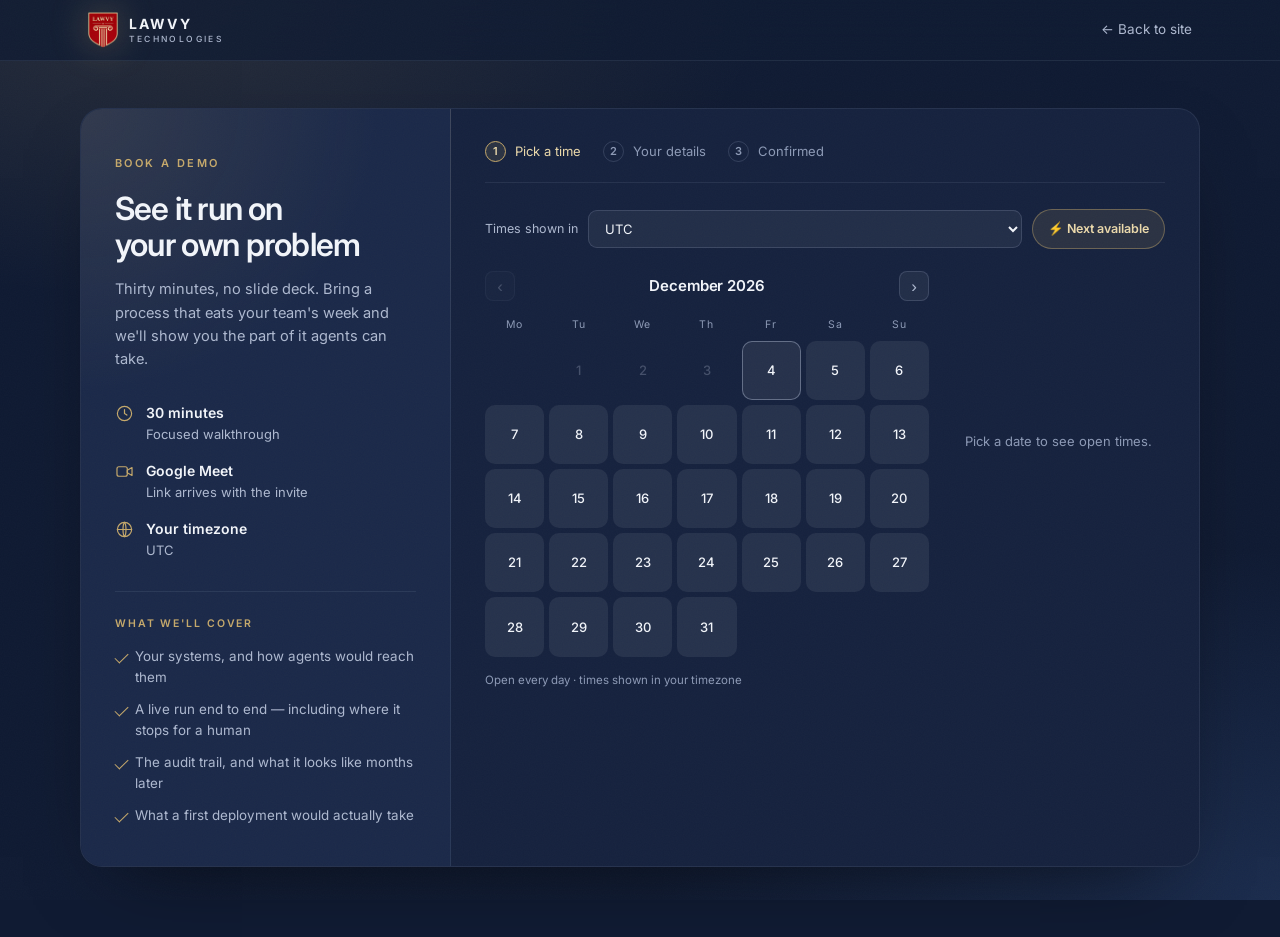
<file: demo.html>
<!doctype html>
<html lang="en">
<head>
  <meta charset="UTF-8" />
  <meta name="viewport" content="width=device-width, initial-scale=1.0" />
  <title>Book a demo — Lawvy Technologies</title>
  <meta name="description" content="Book a 30-minute walkthrough of the Lawvy platform. Pick a time that suits you — the invite lands with a Google Meet link." />
  <meta name="robots" content="noindex" />
  <link rel="icon" type="image/png" href="/logo.png" />
  <link rel="preconnect" href="https://fonts.googleapis.com" />
  <link rel="preconnect" href="https://fonts.gstatic.com" crossorigin />
  <link href="https://fonts.googleapis.com/css2?family=Inter:wght@400;500;600;700&display=swap" rel="stylesheet" />
  <link rel="stylesheet" href="/style.css" />
  <link rel="stylesheet" href="/demo.css" />
</head>
<body class="bk-body">

<div class="grain" aria-hidden="true"></div>

<header class="nav is-stuck" id="nav">
  <a class="nav__brand" href="/">
    <img class="nav__mark" src="/logo.png" alt="Lawvy Technologies" width="263" height="320" />
    <span class="nav__name">LAWVY<span class="nav__name-sub">TECHNOLOGIES</span></span>
  </a>
  <a href="/" class="bk-back">← Back to site</a>
</header>

<main class="bk">
  <div class="bk__shell">

    <!-- ── left: what you're booking ── -->
    <aside class="bk__aside">
      <span class="eyebrow">Book a demo</span>
      <h1 class="bk__title">See it run on<br />your own problem</h1>
      <p class="bk__lede">
        Thirty minutes, no slide deck. Bring a process that eats your team's
        week and we'll show you the part of it agents can take.
      </p>

      <ul class="bk__meta">
        <li>
          <svg viewBox="0 0 24 24" fill="none" stroke="currentColor" stroke-width="1.5" stroke-linecap="round"><circle cx="12" cy="12" r="9"/><path d="M12 7v5l3 2"/></svg>
          <span><b>30 minutes</b>Focused walkthrough</span>
        </li>
        <li>
          <svg viewBox="0 0 24 24" fill="none" stroke="currentColor" stroke-width="1.5" stroke-linecap="round" stroke-linejoin="round"><rect x="2.5" y="6" width="13" height="12" rx="2.5"/><path d="M15.5 10.5 21.5 7v10l-6-3.5Z"/></svg>
          <span><b>Google Meet</b>Link arrives with the invite</span>
        </li>
        <li>
          <svg viewBox="0 0 24 24" fill="none" stroke="currentColor" stroke-width="1.5" stroke-linecap="round" stroke-linejoin="round"><circle cx="12" cy="12" r="9"/><path d="M3 12h18M12 3c2.5 2.7 2.5 15.3 0 18M12 3c-2.5 2.7-2.5 15.3 0 18"/></svg>
          <span><b>Your timezone</b><i id="tzEcho">detecting…</i></span>
        </li>
      </ul>

      <div class="bk__see">
        <span class="bk__seeLbl">What we'll cover</span>
        <ul>
          <li>Your systems, and how agents would reach them</li>
          <li>A live run end to end — including where it stops for a human</li>
          <li>The audit trail, and what it looks like months later</li>
          <li>What a first deployment would actually take</li>
        </ul>
      </div>
    </aside>

    <!-- ── right: the picker ── -->
    <section class="bk__panel">
      <ol class="bk__steps" id="steps">
        <li class="is-on" data-s="1"><b>1</b>Pick a time</li>
        <li data-s="2"><b>2</b>Your details</li>
        <li data-s="3"><b>3</b>Confirmed</li>
      </ol>

      <!-- STEP 1 -->
      <div class="bk__stage" id="stage1">
        <div class="bk__tzrow">
          <label for="tz">Times shown in</label>
          <select id="tz" class="bk__select"></select>
          <button type="button" class="bk__soon" id="soonBtn">⚡ Next available</button>
        </div>

        <div class="bk__cols">
          <div class="cal">
            <div class="cal__head">
              <button type="button" id="prevM" class="cal__nav" aria-label="Previous month">‹</button>
              <strong id="monthLbl">—</strong>
              <button type="button" id="nextM" class="cal__nav" aria-label="Next month">›</button>
            </div>
            <div class="cal__dow" aria-hidden="true">
              <span>Mo</span><span>Tu</span><span>We</span><span>Th</span><span>Fr</span><span>Sa</span><span>Su</span>
            </div>
            <div class="cal__grid" id="calGrid" role="grid" aria-label="Choose a date"></div>
            <p class="cal__note">Open every day · times shown in your timezone</p>
          </div>

          <div class="slots" id="slots">
            <p class="slots__empty">Pick a date to see open times.</p>
          </div>
        </div>
      </div>

      <!-- STEP 2 -->
      <div class="bk__stage" id="stage2" hidden>
        <div class="bk__chosen" id="chosen"></div>
        <form id="bkForm" class="bk__form" novalidate>
          <div class="fld">
            <label for="fName">Full name</label>
            <input id="fName" name="name" type="text" autocomplete="name" required />
          </div>
          <div class="fld">
            <label for="fEmail">Work email</label>
            <input id="fEmail" name="email" type="email" autocomplete="email" required />
          </div>
          <div class="fld">
            <label for="fCo">Company</label>
            <input id="fCo" name="company" type="text" autocomplete="organization" required />
          </div>
          <div class="fld">
            <label for="fUse">What should we look at? <em>optional</em></label>
            <textarea id="fUse" name="usecase" rows="3" placeholder="The process that eats the most time right now…"></textarea>
          </div>
          <p class="fld__err" id="formErr" hidden></p>
          <div class="bk__act">
            <button type="button" class="btn btn--ghost" id="backBtn">← Change time</button>
            <button type="submit" class="btn">Confirm booking</button>
          </div>
        </form>
      </div>

      <!-- STEP 3 -->
      <div class="bk__stage" id="stage3" hidden>
        <div class="done">
          <span class="done__tick" aria-hidden="true"></span>
          <h2>You're booked.</h2>
          <p class="done__sub" id="doneSub"></p>
          <div class="done__card" id="doneCard"></div>
          <p class="done__note">
            Add it to your calendar now, and we'll follow up by email to confirm
            and send the Google Meet link.
          </p>
          <div class="bk__act">
            <a class="btn" id="gcalBtn" href="#" target="_blank" rel="noopener">Add to Google Calendar</a>
            <button type="button" class="btn btn--ghost" id="icsBtn">Download .ics</button>
          </div>
          <button type="button" class="done__again" id="againBtn">Book a different time</button>
        </div>
      </div>
    </section>
  </div>
</main>

<script src="/demo.js" defer></script>
</body>
</html>
</file>
<file: style.css>
/* ─────────────────────────────────────────────
   Lawvy Technologies — company site
   ───────────────────────────────────────────── */

:root {
  --ink:        #060A15;
  --ink-2:      #0A1224;
  --ink-3:      #0E1830;
  --line:       rgba(198,169,107,0.18);
  --line-cool:  rgba(148,160,186,0.14);
  --text:       #F4F5F7;
  --muted:      #94A0BA;
  --gold:       #C6A96B;
  --gold-lite:  #EBD9AB;
  --gold-deep:  #A9853F;
  --wrap:       1160px;
  /* vertical rhythm: one value drives the gap between every section */
  --bay:        clamp(56px, 6.6vw, 84px);
}

* { margin: 0; padding: 0; box-sizing: border-box; }

html { scroll-behavior: smooth; }

body {
  font-family: "Inter", -apple-system, BlinkMacSystemFont, "Segoe UI", sans-serif;
  background: var(--ink);
  color: var(--text);
  line-height: 1.6;
  -webkit-font-smoothing: antialiased;
  overflow-x: hidden;
}

img, canvas { display: block; max-width: 100%; }
a { color: inherit; text-decoration: none; }

.wrap { width: 100%; max-width: var(--wrap); margin: 0 auto; padding: 0 28px; }

/* fine film grain over everything */
.grain {
  position: fixed; inset: 0; z-index: 100; pointer-events: none;
  opacity: 0.035;
  background-image: url("data:image/svg+xml,%3Csvg xmlns='http://www.w3.org/2000/svg' width='140' height='140'%3E%3Cfilter id='n'%3E%3CfeTurbulence type='fractalNoise' baseFrequency='0.85' numOctaves='3'/%3E%3C/filter%3E%3Crect width='100%25' height='100%25' filter='url(%23n)'/%3E%3C/svg%3E");
}

/* ── typography ─────────────────────────────── */
h1, h2, h3 { font-weight: 600; line-height: 1.12; letter-spacing: -0.025em; }

h1 { font-size: clamp(2.5rem, 6.4vw, 4.6rem); font-weight: 700; }
h2 { font-size: clamp(1.85rem, 3.6vw, 2.9rem); }
h3 { font-size: 1.125rem; letter-spacing: -0.01em; }

.accent {
  background: linear-gradient(105deg, var(--gold-lite) 5%, var(--gold) 45%, #8E6E31 100%);
  -webkit-background-clip: text; background-clip: text;
  -webkit-text-fill-color: transparent; color: transparent;
}

.eyebrow {
  display: inline-block; margin-bottom: 18px;
  font-size: 11px; font-weight: 600; letter-spacing: 0.22em;
  text-transform: uppercase; color: var(--gold);
}

.badge {
  display: inline-block; padding: 7px 16px; margin-bottom: 26px;
  font-size: 10.5px; font-weight: 600; letter-spacing: 0.2em;
  color: var(--gold);
  border: 1px solid rgba(198,169,107,0.34);
  border-radius: 50px;
  background: rgba(176,141,74,0.07);
  backdrop-filter: blur(6px);
}

/* ── buttons ────────────────────────────────── */
.btn {
  display: inline-flex; align-items: center; justify-content: center;
  padding: 15px 30px;
  font-size: 14.5px; font-weight: 600; white-space: nowrap;
  color: #161104;
  background: linear-gradient(135deg, var(--gold-lite), var(--gold-deep));
  border: 1px solid rgba(235,217,171,0.5);
  border-radius: 50px;
  box-shadow: 0 12px 34px -10px rgba(176,141,74,0.55);
  transition: transform .18s ease, box-shadow .18s ease;
}
.btn:hover { transform: translateY(-2px); box-shadow: 0 18px 42px -12px rgba(176,141,74,0.7); }

.btn--ghost {
  color: var(--text);
  background: rgba(255,255,255,0.03);
  border: 1px solid var(--line-cool);
  box-shadow: none;
}
.btn--ghost:hover { background: rgba(255,255,255,0.07); border-color: var(--line); box-shadow: none; }

.btn--sm { padding: 10px 20px; font-size: 13px; }

/* ── nav ────────────────────────────────────── */
.nav {
  position: fixed; top: 0; left: 0; right: 0; z-index: 50;
  display: flex; align-items: center; justify-content: space-between; gap: 24px;
  padding: 18px max(28px, calc((100vw - var(--wrap)) / 2 + 28px));
  transition: background .3s ease, border-color .3s ease, padding .3s ease;
  border-bottom: 1px solid transparent;
}
.nav.is-stuck {
  padding-top: 12px; padding-bottom: 12px;
  background: rgba(6,10,21,0.72);
  backdrop-filter: blur(16px);
  border-bottom-color: rgba(148,160,186,0.1);
}

.nav__brand { display: flex; align-items: center; gap: 11px; }
.nav__mark {
  width: auto; height: 36px; flex: none;
  filter: drop-shadow(0 0 18px rgba(198,169,107,0.35));
}
.nav__name {
  font-size: 14px; font-weight: 700; letter-spacing: 0.16em; line-height: 1;
}
.nav__name-sub {
  display: block; margin-top: 4px;
  font-size: 8.5px; font-weight: 500; letter-spacing: 0.28em; color: var(--muted);
}

.nav__links { display: flex; gap: 30px; font-size: 14px; color: var(--muted); }
.nav__links a { transition: color .2s ease; }
.nav__links a:hover { color: var(--text); }

/* ── hero ───────────────────────────────────── */
.hero {
  position: relative;
  min-height: 100svh;
  display: flex; align-items: center;
  padding: 140px 0 90px;
  overflow: hidden;
  background:
    radial-gradient(ellipse 70% 55% at 50% 8%,  rgba(176,141,74,0.15), transparent 62%),
    radial-gradient(ellipse 90% 60% at 50% 100%, rgba(36,64,111,0.42), transparent 68%),
    var(--ink-2);
}
.hero::after {
  content: ""; position: absolute; left: 0; right: 0; bottom: 0; height: 220px;
  background: linear-gradient(to bottom, transparent, var(--ink));
  pointer-events: none;
}

#scene { position: absolute; inset: 0; width: 100%; height: 100%; }

.hero__inner {
  position: relative; z-index: 2;
  width: 100%; max-width: var(--wrap); margin: 0 auto; padding: 0 28px;
  max-width: 900px; text-align: center;
}

.hero__sub {
  max-width: 640px; margin: 22px auto 0;
  font-size: clamp(1rem, 1.5vw, 1.15rem); color: var(--muted);
}

.hero__actions {
  display: flex; flex-wrap: wrap; gap: 14px; justify-content: center;
  margin-top: 38px;
}

.hero__stats {
  display: grid; grid-template-columns: repeat(3, 1fr); gap: 1px;
  max-width: 780px; margin: 76px auto 0;
  background: var(--line-cool);
  border: 1px solid var(--line-cool);
  border-radius: 16px; overflow: hidden;
  backdrop-filter: blur(10px);
}
.hero__stats > div { padding: 22px 20px; background: rgba(10,18,36,0.55); text-align: left; }
.hero__stats dt {
  font-size: 12px; font-weight: 600; letter-spacing: 0.14em;
  text-transform: uppercase; color: var(--gold); margin-bottom: 7px;
}
.hero__stats dd { font-size: 13.5px; line-height: 1.5; color: var(--muted); }

.hero__scroll {
  position: absolute; bottom: 26px; left: 50%; transform: translateX(-50%); z-index: 2;
  display: flex; flex-direction: column; align-items: center; gap: 9px;
  font-size: 9.5px; letter-spacing: 0.28em; text-transform: uppercase; color: rgba(148,160,186,0.55);
}
.hero__scroll span {
  width: 1px; height: 42px;
  background: linear-gradient(to bottom, transparent, var(--gold));
}

/* ── brand wall (vertical loop) ─────────────── */
.brands { position: relative; padding: var(--bay) 0; }
.brands__head { margin-bottom: 34px; }
.brands__head h2 { font-size: clamp(1.5rem, 2.6vw, 2.1rem); }

.wall {
  --row: 96px;
  display: grid; grid-template-columns: repeat(3, 1fr);
  height: calc(var(--row) * 3);
  overflow: hidden;
  border: 1px solid var(--line-cool); border-radius: 18px;
  background: linear-gradient(160deg, rgba(255,255,255,0.03), rgba(255,255,255,0.008));
  /* feather the top and bottom so marks enter and leave rather than pop */
  -webkit-mask-image: linear-gradient(to bottom, transparent, #000 18%, #000 82%, transparent);
          mask-image: linear-gradient(to bottom, transparent, #000 18%, #000 82%, transparent);
}

.wall__col { position: relative; overflow: hidden; border-right: 1px solid var(--line-cool); }
.wall__col--last { border-right: 0; }

.wall__track {
  display: flex; flex-direction: column;
  animation: wallUp var(--dur, 38s) linear infinite;
}
.wall__track--rev { animation-name: wallDown; }

/* the list is duplicated in the markup, so -50% lands exactly on the copy */
@keyframes wallUp   { from { transform: translateY(0);    } to { transform: translateY(-50%); } }
@keyframes wallDown { from { transform: translateY(-50%); } to { transform: translateY(0);    } }

.bm {
  flex: none;
  display: grid; place-items: center;
  height: var(--row); padding: 0 20px;
  text-align: center; white-space: nowrap;
  color: rgba(232,238,248,0.62);
}

/* real marks: white-on-transparent, so opacity alone sets the weight.
   max-height keeps every logo optically similar regardless of source size. */
.bm img {
  width: auto; max-width: 100%;
  max-height: 34px;
  object-fit: contain;
  opacity: 0.62;
}
.bm img[src$="ganni.svg"]  { max-height: 26px; }
.bm img[src$="antara.png"] { max-height: 46px; }   /* stacked lockup needs headroom */

/* wordmark treatments — stand-ins until real logo files land */
.bm--motilal { font-size: 1.45rem; font-weight: 700; letter-spacing: -0.04em; }
.bm--ganni   { font-size: 1.55rem; font-weight: 700; letter-spacing: 0.06em; }
.bm--hello   { font-size: 1.4rem;  font-weight: 700; letter-spacing: -0.03em; }
.bm--antara  { font-size: 1.25rem; font-weight: 400; letter-spacing: 0.34em;
               font-family: Georgia, "Times New Roman", serif; }
.bm--meem    { font-size: 1.45rem; font-weight: 700; letter-spacing: 0.02em; }
.bm--food    { font-size: 1.45rem; font-weight: 400; letter-spacing: -0.035em; }
.bm--honest  { font-size: 0.92rem; font-weight: 400; letter-spacing: 0.17em; }

.brands__note {
  margin-top: 20px;
  font-size: 12.5px; color: rgba(148,160,186,0.7);
}
.brands__note strong { color: var(--gold); font-weight: 600; }

/* ── sections ───────────────────────────────── */
.section { position: relative; padding: var(--bay) 0; }
.section--alt { background: linear-gradient(180deg, transparent, rgba(14,24,48,0.55), transparent); }

.sec-head { max-width: 680px; margin-bottom: 64px; }
.sec-head p { margin-top: 20px; font-size: 1.05rem; color: var(--muted); }

/* ── platform stack — a cabinet of drawers ──── */
.stack {
  position: relative;
  display: grid; gap: 10px;
  max-width: 940px; margin: 0 auto;
  padding-left: 44px;
}

/* the rail, with a pulse rising from Knowledge up to Experience */
.stack__rail {
  position: absolute; left: 17px; top: 6px; bottom: 46px; width: 2px;
  background: linear-gradient(to top, rgba(198,169,107,0.55), rgba(198,169,107,0.1));
  border-radius: 2px; overflow: hidden;
}
.stack__rail i {
  position: absolute; left: -3px; width: 8px; height: 8px; border-radius: 50%;
  background: var(--gold-lite);
  box-shadow: 0 0 14px 3px rgba(198,169,107,0.75);
  animation: riseUp 5.5s cubic-bezier(.6,0,.4,1) infinite;
}
@keyframes riseUp {
  0%        { top: 100%; opacity: 0; }
  12%       { opacity: 1; }
  85%       { opacity: 1; }
  100%      { top: -8px; opacity: 0; }
}

.layer {
  position: relative;
  display: grid; grid-template-columns: 78px 1fr;
  border: 1px solid var(--line-cool);
  border-radius: 14px; overflow: hidden;
  background: linear-gradient(100deg, rgba(22,34,62,0.95), rgba(12,20,40,0.75));
  transition: transform .32s cubic-bezier(.2,.7,.3,1), border-color .3s ease, box-shadow .3s ease;
}
.layer::after {   /* tick joining each drawer back to the rail */
  content: ""; position: absolute; left: -27px; top: 50%;
  width: 22px; height: 1px; background: rgba(198,169,107,0.35);
}
.layer:hover, .layer:focus-visible {
  transform: translateX(12px);
  border-color: rgba(198,169,107,0.55);
  box-shadow: -14px 0 34px -20px rgba(0,0,0,0.9), 0 0 46px -22px rgba(198,169,107,0.5);
  outline: none;
}

/* the drawer's edge face — this is what gives it thickness */
.layer__edge {
  display: grid; place-items: center;
  border-right: 1px solid rgba(198,169,107,0.28);
  background: linear-gradient(160deg, rgba(198,169,107,0.2), rgba(176,141,74,0.05));
  transition: background .3s ease;
}
.layer__edge b {
  font-size: 1.15rem; font-weight: 700; letter-spacing: 0.02em;
  color: var(--gold-lite); opacity: .85;
  transition: opacity .3s ease, transform .3s ease;
}
.layer:hover .layer__edge { background: linear-gradient(160deg, rgba(198,169,107,0.34), rgba(176,141,74,0.1)); }
.layer:hover .layer__edge b { opacity: 1; transform: scale(1.1); }

.layer__body {
  display: grid; grid-template-columns: 190px 1fr; align-items: center; gap: 24px;
  padding: 24px 30px;
}
.layer h3 { font-size: 1.35rem; }
.layer p { font-size: 14.5px; color: var(--muted); }

.stack__foot {
  display: flex; align-items: center; gap: 12px;
  margin-top: 12px; font-size: 13px; color: rgba(148,160,186,0.7);
}
.stack__foot span { width: 26px; height: 1px; background: rgba(198,169,107,0.5); }

/* ── capability cards ───────────────────────── */
.cards {
  display: grid; gap: 18px;
  grid-template-columns: repeat(auto-fit, minmax(280px, 1fr));
  perspective: 1200px;
}

.card {
  position: relative; padding: 32px 30px 34px;
  border: 1px solid var(--line-cool);
  border-radius: 18px;
  background: linear-gradient(160deg, rgba(255,255,255,0.045), rgba(255,255,255,0.012));
  transform-style: preserve-3d;
  transition: border-color .3s ease, box-shadow .3s ease, transform .12s ease-out;
  overflow: hidden;
}
.card::before {
  content: ""; position: absolute; inset: 0; opacity: 0; transition: opacity .35s ease;
  background: radial-gradient(420px circle at var(--mx, 50%) var(--my, 0%), rgba(198,169,107,0.14), transparent 62%);
}
.card:hover { border-color: rgba(198,169,107,0.42); box-shadow: 0 30px 60px -32px rgba(0,0,0,0.9); }
.card:hover::before { opacity: 1; }

.card__glyph {
  display: grid; place-items: center;
  width: 44px; height: 44px; margin-bottom: 20px;
  font-size: 20px; color: var(--gold);
  border: 1px solid rgba(198,169,107,0.3);
  border-radius: 12px;
  background: rgba(176,141,74,0.09);
  transform: translateZ(30px);
}
.card h3 { margin-bottom: 10px; transform: translateZ(20px); }
.card p { font-size: 14.5px; color: var(--muted); transform: translateZ(12px); }

/* ── industries ─────────────────────────────── */
.inds {
  display: grid; gap: 1px;
  grid-template-columns: repeat(auto-fit, minmax(300px, 1fr));
  background: var(--line-cool);
  border: 1px solid var(--line-cool);
  border-radius: 18px; overflow: hidden;
}
.ind {
  display: flex; flex-direction: column;
  padding: 32px 30px 34px;
  background: var(--ink);
  transition: background .35s ease;
}
.ind:hover { background: rgba(176,141,74,0.055); }

.ind__ico {
  display: grid; place-items: center;
  width: 42px; height: 42px; margin-bottom: 20px;
  color: var(--gold);
  border: 1px solid rgba(198,169,107,0.28);
  border-radius: 11px;
  background: rgba(176,141,74,0.07);
}
.ind__ico svg { width: 21px; height: 21px; }

.ind h3 { margin-bottom: 11px; font-size: 1.2rem; }
.ind p { font-size: 14.4px; color: var(--muted); }

.ind .ind__win {
  margin-top: auto; padding-top: 16px;
  font-size: 14.2px; font-weight: 500;
  color: var(--gold-lite);
}

/* cards are links now — signal it without shouting */
.ind__go {
  display: inline-block; margin-top: 14px;
  font-size: 12.5px; font-weight: 600; letter-spacing: 0.04em;
  color: var(--gold);
  opacity: 0; transform: translateX(-6px);
  transition: opacity .28s ease, transform .28s ease;
}
.ind:hover .ind__go, .ind:focus-visible .ind__go { opacity: 1; transform: none; }
.ind:focus-visible { outline: 2px solid var(--gold); outline-offset: -2px; }

/* ── product ────────────────────────────────── */
.product {
  display: grid; grid-template-columns: 1fr 1fr; gap: 72px; align-items: center;
}
.product__title { font-size: clamp(2.4rem, 4.6vw, 3.4rem); margin-bottom: 18px; }
.lede { font-size: 1.08rem; color: var(--muted); }

.product__tag {
  display: inline-flex; align-items: center; gap: 8px;
  margin-bottom: 18px; padding: 5px 13px;
  font-size: 10.5px; font-weight: 600; letter-spacing: 0.16em; text-transform: uppercase;
  color: var(--gold);
  border: 1px solid rgba(198,169,107,0.32); border-radius: 50px;
  background: rgba(176,141,74,0.08);
}
.product__tag::before {
  content: ""; width: 6px; height: 6px; border-radius: 50%;
  background: var(--gold-lite); box-shadow: 0 0 10px var(--gold);
}

.product__next {
  display: flex; flex-wrap: wrap; align-items: center; gap: 8px 14px;
  margin-top: 72px; padding: 22px 26px;
  font-size: 14.5px; color: var(--muted);
  border: 1px dashed rgba(148,160,186,0.22); border-radius: 16px;
  background: rgba(255,255,255,0.015);
}
.product__next > span {
  padding: 4px 11px;
  font-size: 10.5px; font-weight: 600; letter-spacing: 0.16em; text-transform: uppercase;
  color: var(--muted);
  border: 1px solid rgba(148,160,186,0.24); border-radius: 50px;
}
.product__next a { color: var(--gold); font-weight: 500; }
.product__next a:hover { color: var(--gold-lite); }

.ticks { list-style: none; margin: 28px 0 34px; display: grid; gap: 13px; }
.ticks li {
  position: relative; padding-left: 30px; font-size: 14.8px; color: #C7D0E2;
}
.ticks li::before {
  content: ""; position: absolute; left: 0; top: 8px;
  width: 15px; height: 8px;
  border-left: 1.6px solid var(--gold); border-bottom: 1.6px solid var(--gold);
  transform: rotate(-45deg);
}

.product__visual {
  position: relative; height: 430px;
  perspective: 1300px;
}
.pane {
  position: absolute; border-radius: 16px;
  border: 1px solid var(--line-cool);
  background: linear-gradient(150deg, rgba(22,36,66,0.9), rgba(10,18,36,0.85));
  box-shadow: 0 40px 80px -40px rgba(0,0,0,0.95);
  transform-style: preserve-3d;
  transition: transform .6s cubic-bezier(.2,.7,.3,1);
}
.pane--back  { inset: 0 26% 26% 0;  transform: rotateY(-19deg) rotateX(9deg) translateZ(-90px); opacity: .45; }
.pane--mid   { inset: 12% 13% 13% 13%; transform: rotateY(-19deg) rotateX(9deg) translateZ(-40px); opacity: .7; }
.pane--front {
  inset: 24% 0 0 26%; padding: 22px;
  transform: rotateY(-19deg) rotateX(9deg);
  border-color: rgba(198,169,107,0.32);
  box-shadow: 0 50px 90px -40px rgba(0,0,0,1), 0 0 70px -30px rgba(198,169,107,0.4);
}
.product__visual:hover .pane--front { transform: rotateY(-11deg) rotateX(5deg) translateZ(28px); }
.product__visual:hover .pane--mid   { transform: rotateY(-11deg) rotateX(5deg) translateZ(-30px); }
.product__visual:hover .pane--back  { transform: rotateY(-11deg) rotateX(5deg) translateZ(-70px); }

.pane__bar { display: flex; gap: 6px; margin-bottom: 20px; }
.pane__bar i { width: 8px; height: 8px; border-radius: 50%; background: rgba(148,160,186,0.3); }
.pane__line {
  width: var(--w, 80%); height: 9px; margin-bottom: 12px; border-radius: 5px;
  background: rgba(148,160,186,0.16);
}
.pane__line--gold { background: linear-gradient(90deg, var(--gold), rgba(198,169,107,0.15)); }
.pane__cite {
  display: inline-block; margin-top: 14px; padding: 5px 11px;
  font-size: 10.5px; letter-spacing: 0.06em; color: var(--gold);
  border: 1px solid rgba(198,169,107,0.3); border-radius: 6px;
  background: rgba(176,141,74,0.09);
}

/* ── trust ──────────────────────────────────── */
.trust-grid { display: grid; gap: 18px; grid-template-columns: repeat(auto-fit, minmax(250px, 1fr)); }
.trust {
  padding: 30px 26px;
  border-left: 1px solid rgba(198,169,107,0.3);
  background: linear-gradient(90deg, rgba(176,141,74,0.05), transparent 70%);
}
.trust h3 { margin-bottom: 10px; }
.trust p { font-size: 14.3px; color: var(--muted); }

/* ── cta band ───────────────────────────────── */
.cta-band {
  padding: calc(var(--bay) * 1.1) 0; text-align: center;
  background:
    radial-gradient(ellipse 60% 100% at 50% 100%, rgba(176,141,74,0.16), transparent 70%),
    radial-gradient(ellipse 90% 80% at 50% 0%, rgba(36,64,111,0.35), transparent 70%),
    var(--ink-2);
  border-top: 1px solid rgba(148,160,186,0.1);
}
.cta-band p { max-width: 520px; margin: 20px auto 0; color: var(--muted); }
.cta-band .hero__actions { margin-top: 36px; }

/* ── footer ─────────────────────────────────── */
.foot { padding: 56px 0 34px; border-top: 1px solid rgba(148,160,186,0.1); background: var(--ink); }
.foot__inner {
  display: flex; flex-wrap: wrap; gap: 32px;
  justify-content: space-between; align-items: flex-start;
  padding-bottom: 34px;
}
.foot__tag { margin-top: 14px; font-size: 13.5px; color: var(--muted); }
.foot__links { display: flex; flex-wrap: wrap; gap: 26px; font-size: 13.5px; color: var(--muted); }
.foot__links a:hover { color: var(--gold); }
.foot__base {
  padding-top: 24px; font-size: 12.5px; color: rgba(148,160,186,0.65);
  border-top: 1px solid rgba(148,160,186,0.08);
}

/* ── scroll reveal ──────────────────────────── */
.reveal {
  opacity: 0; transform: translateY(26px);
  transition: opacity .8s cubic-bezier(.2,.7,.3,1) var(--d, 0s),
              transform .8s cubic-bezier(.2,.7,.3,1) var(--d, 0s);
}
.reveal.is-in { opacity: 1; transform: none; }

/* ── responsive ─────────────────────────────── */
@media (max-width: 940px) {
  .product { grid-template-columns: 1fr; gap: 56px; }
  .product__visual { height: 340px; }
  .layer__body { grid-template-columns: 1fr; gap: 8px; padding: 20px 22px; }
  .hero__stats { grid-template-columns: 1fr; }
}

@media (max-width: 820px) {
  /* two columns, shorter box — three narrow columns crush the longer marks */
  .wall { --row: 84px; grid-template-columns: repeat(2, 1fr); height: calc(var(--row) * 3); }
  .wall__col--last { display: none; }
  .bm { padding: 0 10px; }
  .bm--honest { font-size: 0.8rem; letter-spacing: 0.12em; }
  .bm--motilal, .bm--ganni, .bm--hello, .bm--meem, .bm--food { font-size: 1.2rem; }
  .bm--antara { font-size: 1.05rem; letter-spacing: 0.26em; }
}

@media (max-width: 720px) {
  .nav__links { display: none; }
  /* the rail costs more width than it earns on a phone */
  .stack { padding-left: 0; }
  .stack__rail { display: none; }
  .layer::after { display: none; }
  .layer { grid-template-columns: 58px 1fr; }
  .layer:hover, .layer:focus-visible { transform: none; }
  /* tighten the bar so the brand and CTA both fit a 360px screen */
  .nav { padding-left: 16px; padding-right: 16px; gap: 12px; }
  .btn--sm { padding: 9px 15px; font-size: 12.5px; }
  .hero { padding-top: 120px; }
  .hero__scroll { display: none; }
  .foot__inner { flex-direction: column; }
}

@media (prefers-reduced-motion: reduce) {
  html { scroll-behavior: auto; }
  .reveal { opacity: 1; transform: none; transition: none; }
  * { animation: none !important; }

  /* no loop, so drop the duplicated marks and let the wall size to content */
  .wall { height: auto; -webkit-mask-image: none; mask-image: none; }
  .bm[aria-hidden="true"] { display: none; }
}
</file>
<file: demo.css>
/* ─────────────────────────────────────────────
   Lawvy — demo booking.
   Same dark language as the site, lifted a few stops:
   lighter ground, brighter surfaces, more visible edges.
   ───────────────────────────────────────────── */

.bk-body {
  --bg:        #101B33;   /* was #060A15 on the main site */
  --card:      #16223E;
  --card-2:    #1B2949;
  --surface:   rgba(255,255,255,0.055);
  --line:      rgba(165,180,210,0.20);
  --line-soft: rgba(165,180,210,0.11);
  --text:      #F2F5FA;
  --muted:     #AEB9D0;
  --faint:     #8D9AB6;
  --gold:      #C6A96B;
  --gold-lite: #EBD9AB;
  --gold-deep: #A9853F;
  --gold-wash: rgba(198,169,107,0.12);
  --crimson:   #E0566A;
  --green:     #6CC79B;

  color: var(--text);
  background:
    radial-gradient(ellipse 80% 55% at 12% 0%, rgba(198,169,107,0.13), transparent 60%),
    radial-gradient(ellipse 75% 60% at 100% 100%, rgba(70,110,180,0.20), transparent 65%),
    var(--bg);
  background-attachment: fixed;
}

.bk-body .grain { opacity: 0.025; }

/* nav sits on the lighter ground, so it needs a lighter veil */
.bk-body .nav,
.bk-body .nav.is-stuck {
  background: rgba(16,27,51,0.78);
  backdrop-filter: blur(14px);
  border-bottom: 1px solid var(--line-soft);
}

.bk-back { font-size: 13.5px; color: var(--muted); }
.bk-back:hover { color: var(--gold-lite); }

.bk-body .btn--ghost {
  color: var(--text);
  background: var(--surface);
  border: 1px solid var(--line);
}
.bk-body .btn--ghost:hover { background: rgba(255,255,255,0.1); }

/* ── shell ──────────────────────────────────── */
.bk { padding: 108px 24px 70px; }
.bk__shell {
  display: grid; grid-template-columns: 370px 1fr;
  width: 100%; max-width: 1120px; margin: 0 auto;
  border: 1px solid var(--line-soft); border-radius: 22px; overflow: hidden;
  background: var(--card);
  box-shadow: 0 30px 80px -40px rgba(0,0,0,0.7);
}

/* ── left ── */
.bk__aside {
  padding: 40px 34px;
  border-right: 1px solid var(--line-soft);
  background:
    radial-gradient(ellipse 130% 60% at 0% 0%, rgba(198,169,107,0.13), transparent 62%),
    var(--card-2);
}
.bk__title { font-size: clamp(1.6rem, 2.5vw, 2.05rem); font-weight: 600; letter-spacing: -0.025em; line-height: 1.15; }
.bk__lede { margin-top: 14px; font-size: 14.6px; color: var(--muted); }

.bk__meta { list-style: none; margin: 30px 0; display: grid; gap: 15px; }
.bk__meta li { display: flex; gap: 12px; align-items: flex-start; }
.bk__meta svg { width: 19px; height: 19px; flex: none; margin-top: 2px; color: var(--gold); }
.bk__meta span { display: flex; flex-direction: column; font-size: 13px; color: var(--muted); }
.bk__meta b { font-size: 14px; font-weight: 600; color: var(--text); }
.bk__meta i { font-style: normal; }

.bk__see { padding-top: 24px; border-top: 1px solid var(--line-soft); }
.bk__seeLbl {
  display: block; margin-bottom: 13px;
  font-size: 10.5px; font-weight: 600; letter-spacing: 0.18em; text-transform: uppercase; color: var(--gold);
}
.bk__see ul { list-style: none; display: grid; gap: 10px; }
.bk__see li { position: relative; padding-left: 20px; font-size: 13.4px; color: var(--muted); }
.bk__see li::before {
  content: ""; position: absolute; left: 0; top: 7px;
  width: 12px; height: 6px;
  border-left: 1.5px solid var(--gold); border-bottom: 1.5px solid var(--gold);
  transform: rotate(-45deg);
}

/* ── right panel ── */
.bk__panel { padding: 32px 34px 38px; min-width: 0; }

.bk__steps {
  list-style: none; display: flex; flex-wrap: wrap; gap: 8px 22px;
  margin-bottom: 26px; padding-bottom: 20px;
  border-bottom: 1px solid var(--line-soft);
}
.bk__steps li { display: flex; align-items: center; gap: 9px; font-size: 13px; color: var(--faint); }
.bk__steps b {
  display: grid; place-items: center; width: 21px; height: 21px;
  border-radius: 50%; font-size: 11px; font-weight: 600;
  border: 1px solid var(--line); color: inherit;
}
.bk__steps li.is-on { color: var(--gold-lite); }
.bk__steps li.is-on b { border-color: var(--gold); color: var(--gold-lite); background: var(--gold-wash); }
.bk__steps li.is-done { color: var(--muted); }
.bk__steps li.is-done b { border-color: rgba(108,199,155,0.55); color: var(--green); }

/* ── timezone row ── */
.bk__tzrow { display: flex; flex-wrap: wrap; align-items: center; gap: 10px; margin-bottom: 22px; }
.bk__tzrow label { font-size: 12.5px; color: var(--muted); }
.bk__select {
  flex: 1 1 190px; min-width: 0;
  padding: 9px 12px; font: inherit; font-size: 13px;
  color: var(--text); background: var(--surface);
  border: 1px solid var(--line); border-radius: 9px;
}
.bk__select:focus-visible { outline: 2px solid var(--gold); outline-offset: 1px; }
.bk__select option { background: #1B2949; color: var(--text); }

.bk__soon {
  padding: 9px 15px; font: inherit; font-size: 12.5px; font-weight: 600; cursor: pointer;
  color: var(--gold-lite); background: var(--gold-wash);
  border: 1px solid rgba(198,169,107,0.42); border-radius: 50px;
  transition: background .2s ease;
}
.bk__soon:hover { background: rgba(198,169,107,0.24); }

/* ── calendar + slots ── */
.bk__cols { display: grid; grid-template-columns: 1fr 210px; gap: 26px; }

.cal__head { display: flex; align-items: center; justify-content: space-between; margin-bottom: 16px; }
.cal__head strong { font-size: 15px; font-weight: 600; letter-spacing: -0.01em; }
.cal__nav {
  width: 30px; height: 30px; font-size: 17px; line-height: 1; cursor: pointer;
  color: var(--muted); background: var(--surface);
  border: 1px solid var(--line); border-radius: 8px;
}
.cal__nav:hover:not(:disabled) { color: var(--text); background: rgba(255,255,255,0.12); }
.cal__nav:disabled { opacity: .3; cursor: not-allowed; }

.cal__dow, .cal__grid { display: grid; grid-template-columns: repeat(7, 1fr); gap: 5px; }
.cal__dow { margin-bottom: 7px; font-size: 10.5px; letter-spacing: 0.1em; text-align: center; color: var(--faint); }
.cal__day {
  aspect-ratio: 1; display: grid; place-items: center;
  font: inherit; font-size: 13px; font-weight: 500; cursor: pointer;
  color: var(--text); background: rgba(255,255,255,0.07);
  border: 1px solid transparent; border-radius: 10px;
  transition: background .16s ease, border-color .16s ease;
}
.cal__day:hover:not(:disabled) { background: rgba(198,169,107,0.22); border-color: rgba(198,169,107,0.5); }
.cal__day:disabled { color: rgba(174,185,208,0.3); background: transparent; cursor: not-allowed; }
.cal__day.is-today { border-color: rgba(174,185,208,0.45); }
.cal__day.is-sel {
  color: #161104; font-weight: 700;
  background: linear-gradient(135deg, var(--gold-lite), var(--gold-deep));
  border-color: var(--gold-lite);
  box-shadow: 0 6px 18px -6px rgba(198,169,107,0.7);
}
.cal__day--pad { visibility: hidden; }
.cal__note { margin-top: 14px; font-size: 11.5px; color: var(--faint); }

.slots { display: flex; flex-direction: column; max-height: 340px; overflow-y: auto; padding-right: 4px; }
.slots__empty { margin: auto 0; font-size: 13px; color: var(--faint); text-align: center; }
.slots__grp {
  position: sticky; top: 0; z-index: 1;
  padding: 6px 0 8px; margin-top: 6px;
  font-size: 10px; font-weight: 600; letter-spacing: 0.16em; text-transform: uppercase;
  color: var(--gold); background: var(--card);
}
.slot {
  margin-bottom: 7px; padding: 11px 12px;
  font: inherit; font-size: 13.5px; font-weight: 500; cursor: pointer;
  color: var(--text); background: var(--surface);
  border: 1px solid var(--line); border-radius: 9px;
  transition: border-color .16s ease, background .16s ease, transform .12s ease;
}
.slot:hover { border-color: var(--gold); background: rgba(198,169,107,0.16); transform: translateX(2px); }

/* ── step 2 ── */
.bk__chosen {
  display: flex; flex-wrap: wrap; gap: 6px 14px; align-items: center;
  margin-bottom: 24px; padding: 14px 18px; font-size: 14px;
  border: 1px solid rgba(198,169,107,0.35); border-radius: 12px;
  background: var(--gold-wash);
}
.bk__chosen b { color: var(--gold-lite); }
.bk__chosen span { color: var(--muted); font-size: 12.5px; }
.bk__chosen .ours { flex-basis: 100%; font-size: 11.5px; color: var(--faint); }

.bk__form { display: grid; gap: 16px; }
.fld { display: grid; gap: 7px; }
.fld label { font-size: 12.5px; font-weight: 500; color: var(--muted); }
.fld label em { font-style: normal; color: var(--faint); }
.fld input, .fld textarea {
  padding: 12px 14px; font: inherit; font-size: 14px; resize: vertical;
  color: var(--text); background: var(--surface);
  border: 1px solid var(--line); border-radius: 10px;
}
.fld input::placeholder, .fld textarea::placeholder { color: var(--faint); }
.fld input:focus, .fld textarea:focus {
  outline: none; border-color: var(--gold); background: rgba(255,255,255,0.09);
  box-shadow: 0 0 0 3px rgba(198,169,107,0.14);
}
.fld input[aria-invalid="true"], .fld textarea[aria-invalid="true"] { border-color: var(--crimson); }
.fld__err { font-size: 12.5px; color: var(--crimson); }

.bk__act { display: flex; flex-wrap: wrap; gap: 11px; margin-top: 6px; }

/* ── step 3 ── */
.done { text-align: center; padding: 14px 0 6px; }
.done__tick {
  position: relative; display: block; width: 56px; height: 56px; margin: 0 auto 22px;
  border-radius: 50%; border: 2px solid var(--green); background: rgba(108,199,155,0.14);
}
.done__tick::after {
  content: ""; position: absolute; left: 17px; top: 18px;
  width: 20px; height: 10px;
  border-left: 2.5px solid var(--green); border-bottom: 2.5px solid var(--green);
  transform: rotate(-45deg);
}
.done h2 { font-size: 1.7rem; }
.done__sub { margin-top: 10px; font-size: 14.5px; color: var(--muted); }
.done__card {
  margin: 24px 0 16px; padding: 20px;
  text-align: left; font-size: 14px; line-height: 1.9; color: var(--muted);
  border: 1px solid var(--line-soft); border-radius: 12px; background: var(--surface);
}
.done__card b { color: var(--gold-lite); }
.done__note { font-size: 13px; color: var(--muted); }
.done .bk__act { justify-content: center; margin-top: 22px; }
.done__again {
  margin-top: 18px; font: inherit; font-size: 13px; cursor: pointer;
  color: var(--muted); background: none; border: 0; border-bottom: 1px solid var(--line);
}
.done__again:hover { color: var(--gold-lite); }

/* ── responsive ─────────────────────────────── */
/* tablet: stack the aside, but keep calendar and slots side by side */
@media (max-width: 940px) {
  .bk__shell { grid-template-columns: 1fr; }
  .bk__aside { border-right: 0; border-bottom: 1px solid var(--line-soft); }
  .bk__cols { grid-template-columns: minmax(0, 1fr) 190px; }
  .slots { max-height: 380px; }
}

/* below this the two columns get too narrow to read, so stack them */
@media (max-width: 700px) {
  .bk__cols { grid-template-columns: 1fr; gap: 24px; }
  .cal { max-width: 400px; }          /* stop day cells ballooning */
  .slots { max-height: none; }
  .slots__grp { position: static; }   /* sticky is pointless once it flows */
}

@media (max-width: 560px) {
  .bk { padding: 92px 14px 50px; }
  .bk__aside, .bk__panel { padding: 28px 20px; }
  .bk__steps { gap: 6px 14px; font-size: 12px; }
  .bk__tzrow { gap: 8px; }
  .bk__select { flex-basis: 100%; }
  .bk__soon { width: 100%; }
  .bk__act .btn { flex: 1 1 auto; }
  .done__card { font-size: 13.2px; }
  /* square cells fall under the 44px touch minimum at this width */
  .cal__dow, .cal__grid { gap: 4px; }
  .cal__day { aspect-ratio: auto; min-height: 44px; }
}

@media (prefers-reduced-motion: reduce) {
  .slot, .cal__day { transition: none; }
}
</file>
